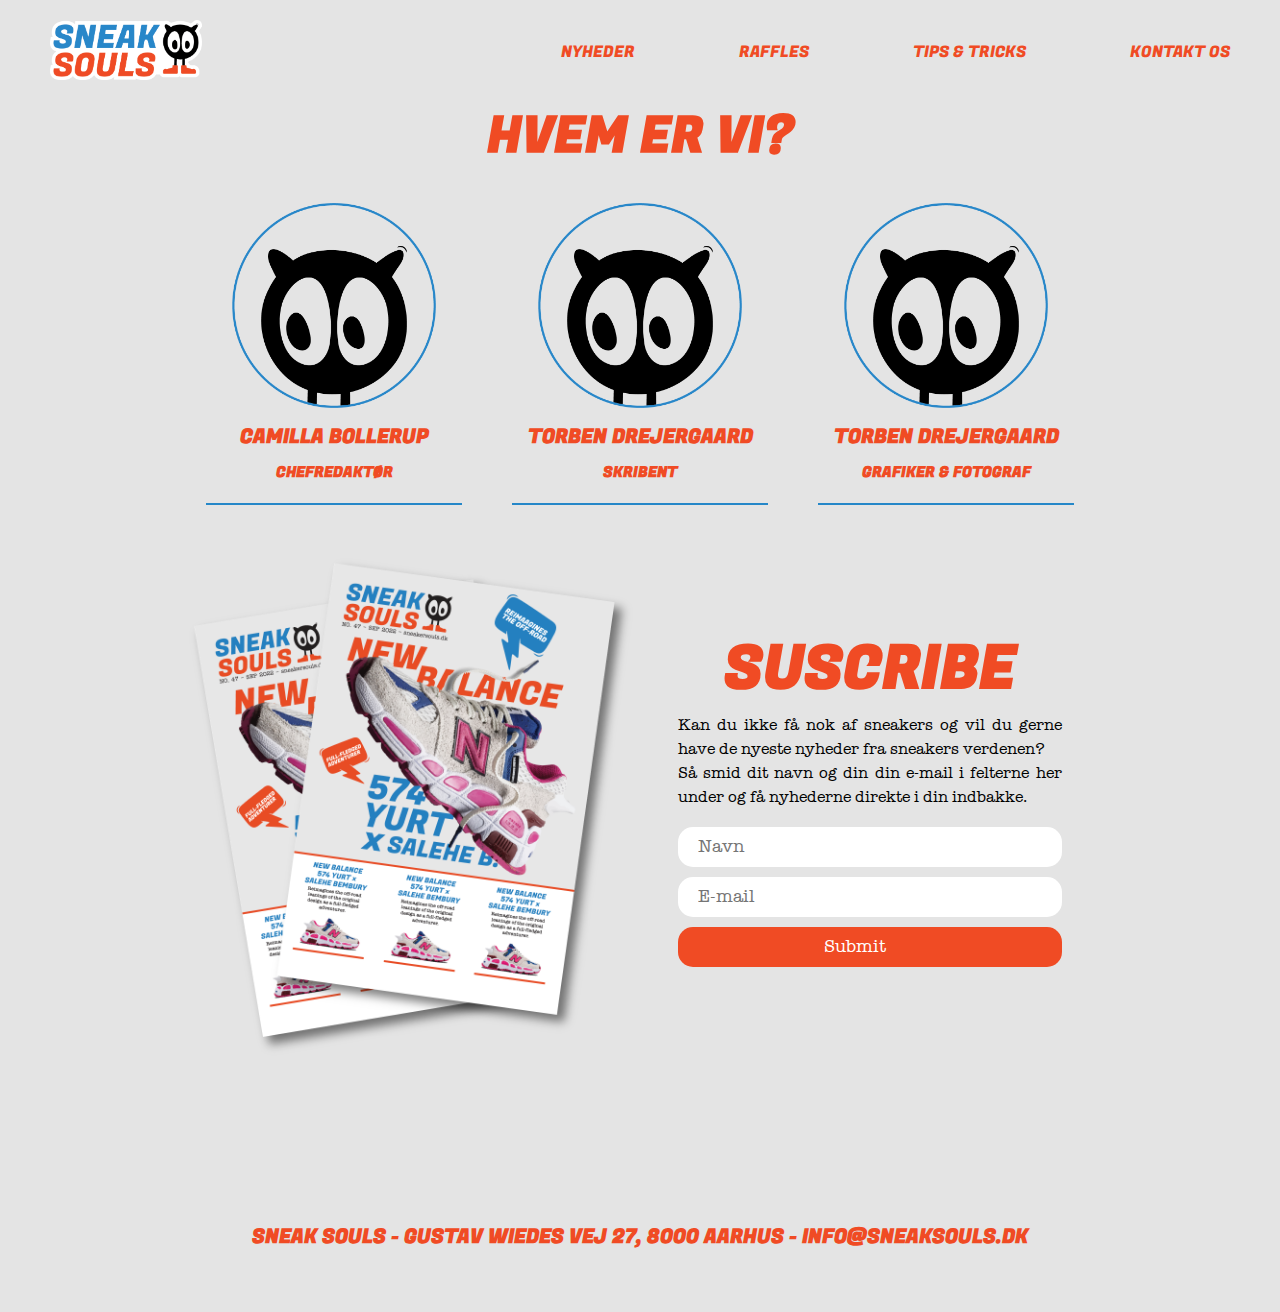
<file: onlinemagasinwebsite/hvemervi.html>
<!DOCTYPE html>
<html lang="en">

    <head>
        <meta charset="UTF-8">
        <meta http-equiv="X-UA-Compatible" content="IE=edge">
        <meta name="viewport" content="width=, initial-scale=1.0">
        <title>SNEAK SOULS</title>
        <meta name="keywords" content="sneakers, nike, dunk, off-white, magasin, raffle, ">
    <meta name="description" content="SNEAK SOULS DIT ONLINE SNEAKERS MAGASIN">
        <link rel="shortcut icon" href="img/favicon.ico" type="image/x-icon">
        <link rel="stylesheet" href="css/style.css">
        <style>
            @font-face {
                font-family: typewriter;
                src: url(Font/AmericanTypewriter.ttc);
            }
    
            @font-face {
                font-family: fugas;
                src: url(Font/FugazOne-Regular.ttf);
            }
        </style>
    </head>

<body>
    <main>
        <header>
            <a href="index.html"><img src="img/4x/logo@4x.png" alt="Logo"></a>
            <nav>
                <a href="nyheder.html">NYHEDER</a>
                <a href="raffles.html">RAFFLES</a>
                <a href="">TIPS & TRICKS</a>
                <a href="hvemervi.html">KONTAKT OS</a>
            </nav>

        </header>
        <!--Hero-Billede-->
        <section class="hero-pic">
            <section>
            </section>
        </section>
        <!--3 Artikler-->
        <section class="overskrift">
        <h1>HVEM ER VI?</h2>
        </section>
        <section class="threeblock">
            <article>
                <section class="product">
                    <figure>
                        <img src="img/4x/profil@4x.png" alt="sko">
                    </figure>
                    <h3>CAMILLA BOLLERUP</h3>
                    <h4>CHEFREDAKTØR</h4>

                </section>
            </article>
            <article>
                <section class="product">
                    <figure>
                        <img src="img/4x/profil@4x.png" alt="sko">
                    </figure>
                    <h3>TORBEN DREJERGAARD</h3>
                    <h4>SKRIBENT</h4>

                </section>
            </article>
            <article>
                <section class="product">
                    <figure>
                        <img src="img/4x/profil@4x.png" alt="sko">
                    </figure>
                    <h3>TORBEN DREJERGAARD</h3>
                    <h4>GRAFIKER & FOTOGRAF</h4>
                </section>
            </article>
        </section>
       <!--Subscribe-->
       <section>
    </section>
    <section class="twoblock">
        <article>
            <section class="subscribe">
                <img src="img/4x/magasins@4x.png" height="100%"  alt="">
        </section>
         </article>
         <article>
            <h2>SUSCRIBE</h2>
            <section>
            <article>
                <p>Kan du ikke få nok af sneakers og vil du gerne have de nyeste nyheder fra sneakers verdenen? <br> Så smid dit navn og din din e-mail i felterne her under og få nyhederne direkte i din indbakke.</p> <br>
                <form>
                    <input  type="name" id="name" name="name" placeholder="Navn">
                    <input type="email" id="email" name="email" placeholder="E-mail">
                    <input type="submit">
                  </form>
            </article>                            
        </section>
         </article>
    </section>
        
    <footer>
        <article>
            <h3 class="Footerinfo">SNEAK SOULS - GUSTAV WIEDES VEJ 27, 8000 AARHUS - INFO@SNEAKSOULS.DK </h3>
        </article>
        
        </section>
        </footer>

    </main>
</body>

</html>
</file>
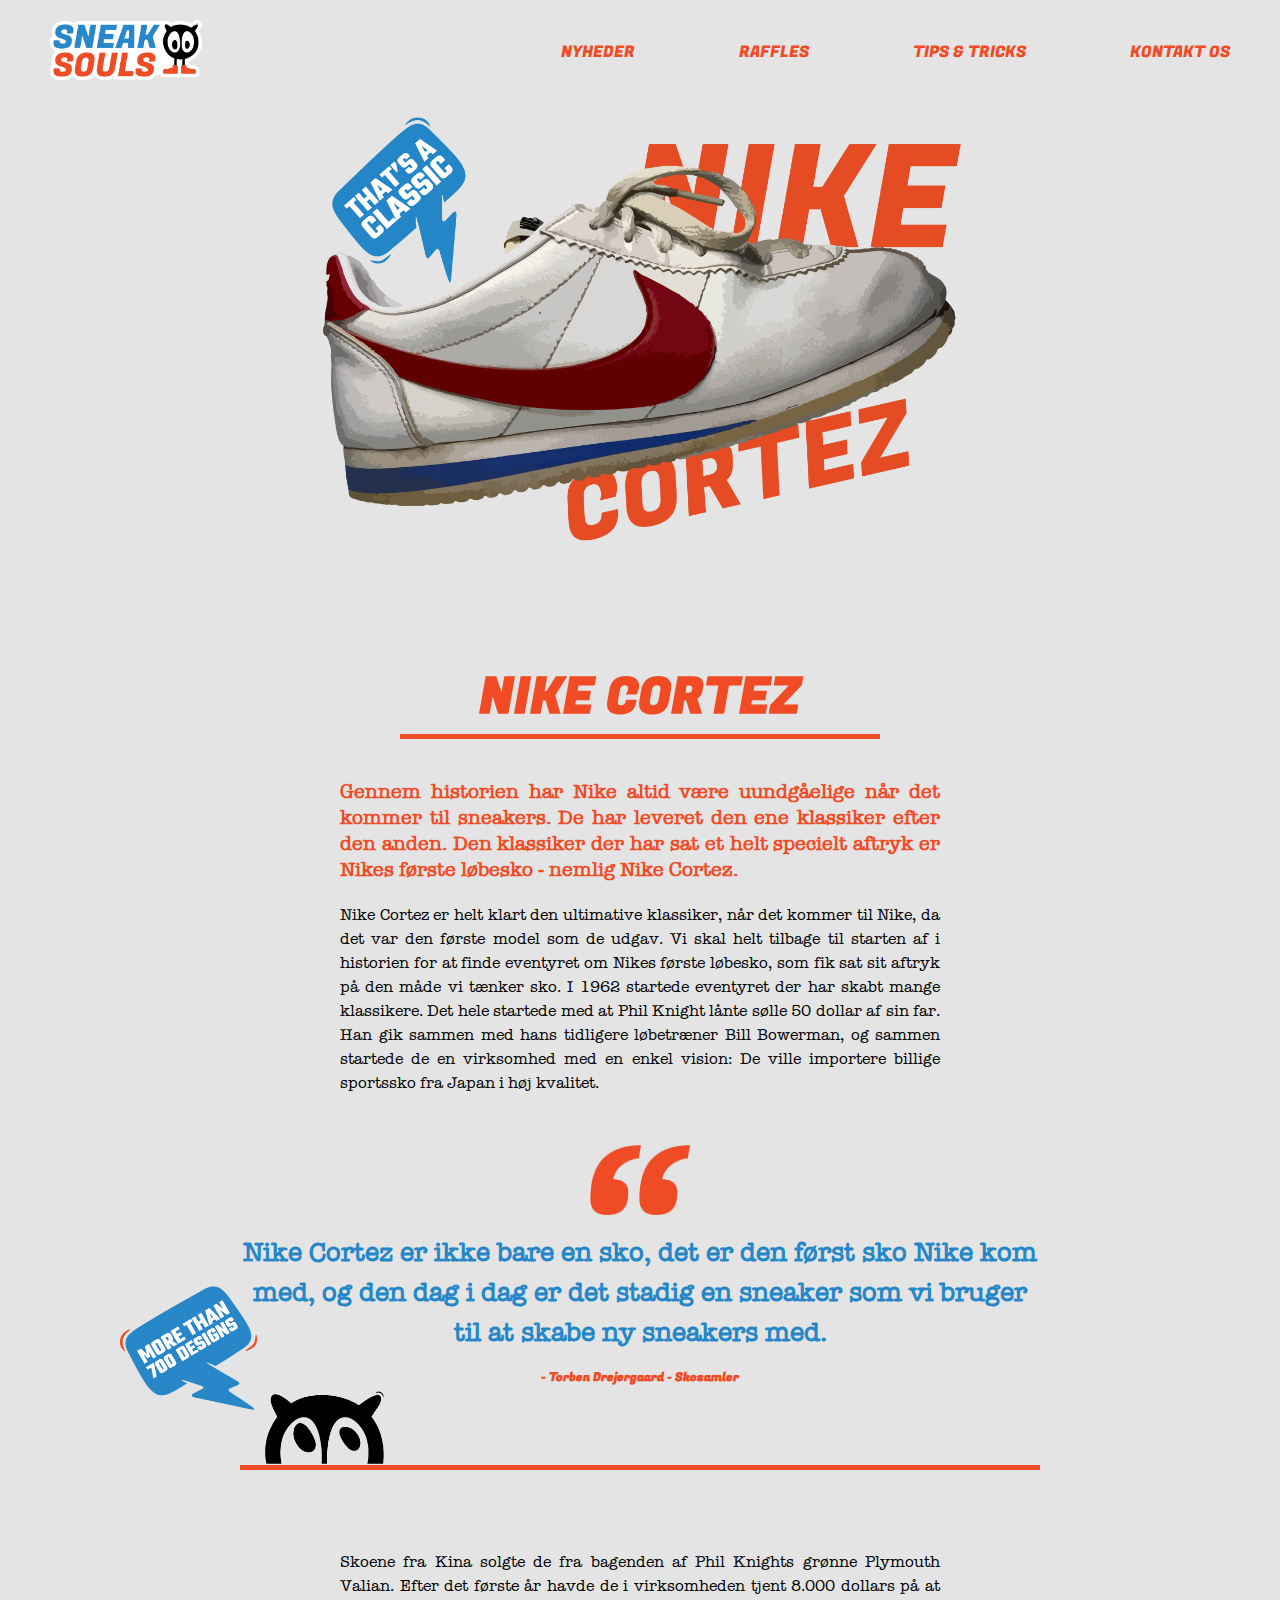
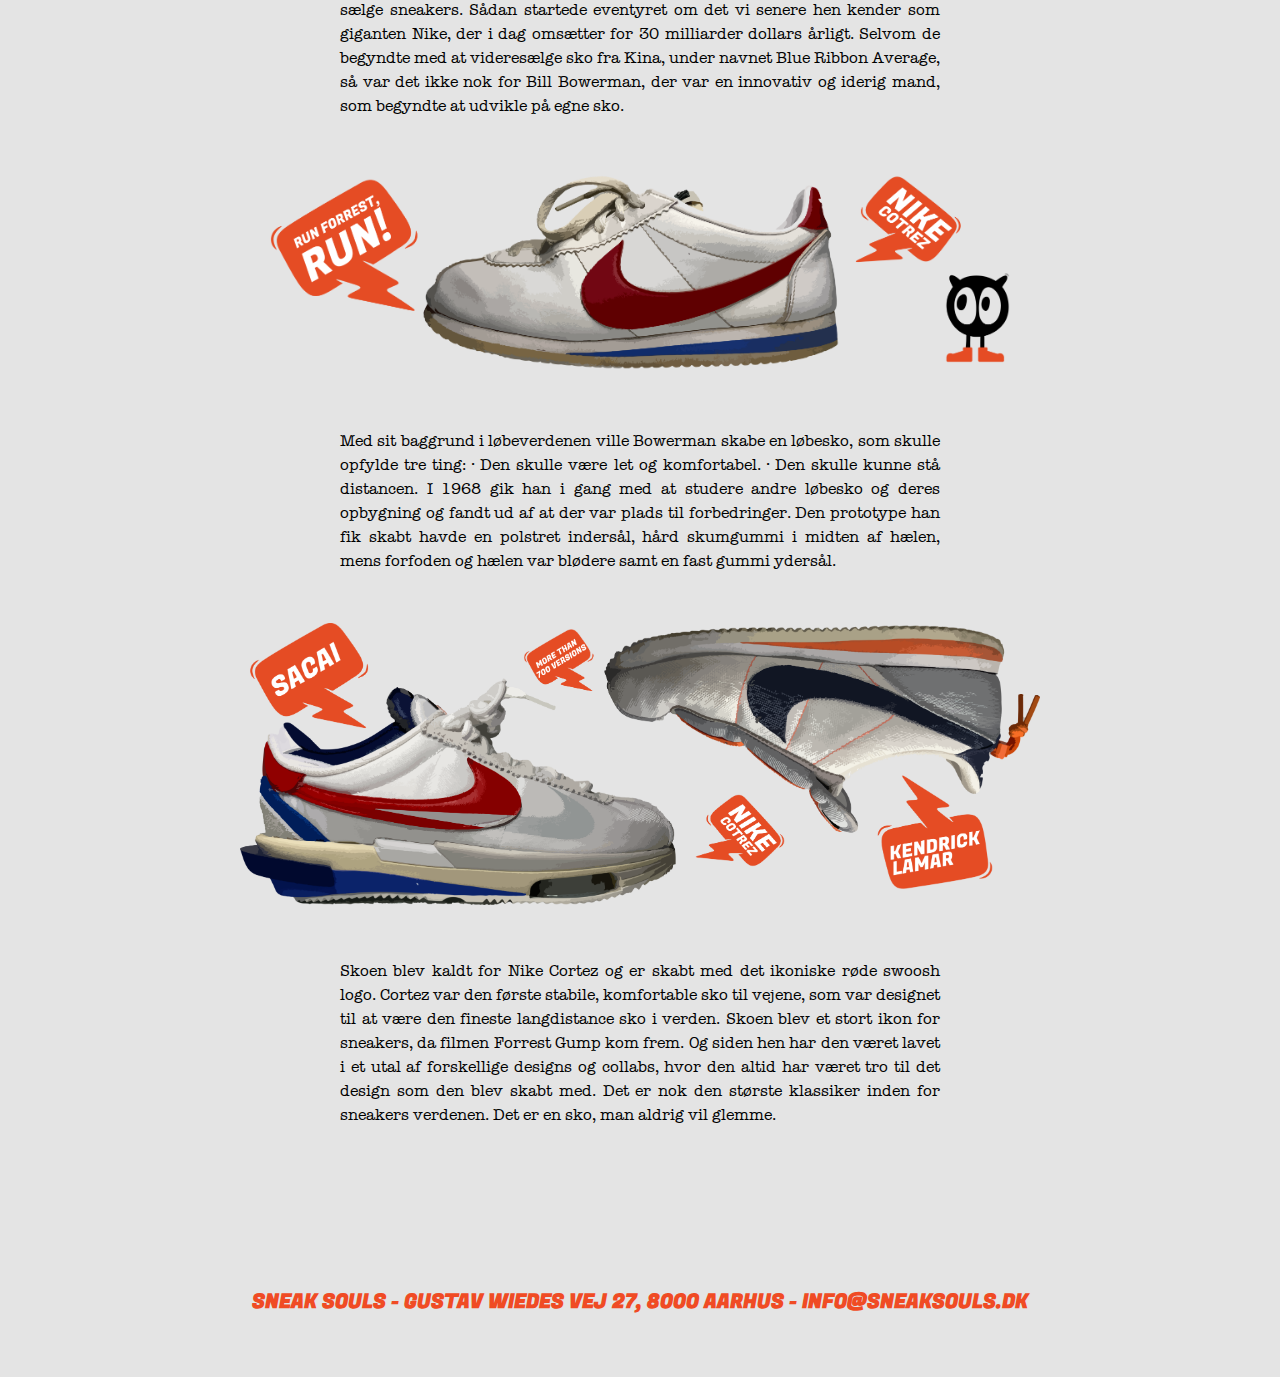
<file: onlinemagasinwebsite/nikecortez.html>
<!DOCTYPE html>
<html lang="en">

    <head>
        <meta charset="UTF-8">
        <meta http-equiv="X-UA-Compatible" content="IE=edge">
        <meta name="viewport" content="width=, initial-scale=1.0">
        <title>SNEAK SOULS</title>
        <meta name="keywords" content="sneakers, nike, dunk, off-white, magasin, raffle, ">
    <meta name="description" content="SNEAK SOULS DIT ONLINE SNEAKERS MAGASIN">
        <link rel="shortcut icon" href="img/favicon.ico" type="image/x-icon">
        <link rel="stylesheet" href="css/style.css">
        <style>
            @font-face {
                font-family: typewriter;
                src: url(Font/AmericanTypewriter.ttc);
            }
    
            @font-face {
                font-family: fugas;
                src: url(Font/FugazOne-Regular.ttf);
            }
        </style>
    </head>

<body>
    <header>
        <a href="index.html"><img src="img/4x/logo@4x.png" alt="Logo"></a>
        <nav>
            <a href="nyheder.html">NYHEDER</a>
            <a href="raffles.html">RAFFLES</a>
            <a href="">TIPS & TRICKS</a>
            <a href="hvemervi.html">KONTAKT OS</a>
        </nav>

    </header>
        <!--Hero-Billede-->
        <section class="hero-pic">
            <section>
                <img src="img/4x/Cortezfrontpic_1@4x.png" alt="herobillede">
            </section>
            

        </section>
        <article class="artikel">
            <h1>NIKE CORTEZ</h1>
            <hr>
            <h2 class="teasertext">Gennem historien har Nike altid være uundgåelige når det kommer til sneakers. De har leveret den ene klassiker efter den anden. Den klassiker der har sat et helt specielt aftryk er Nikes første løbesko - nemlig Nike Cortez. </h2>
        
            <p>
                Nike Cortez er helt klart den ultimative klassiker, når det kommer til Nike, da det var den første model som de udgav. Vi skal helt tilbage til starten af  i historien for at finde eventyret om Nikes første løbesko, som fik sat sit aftryk på den måde vi tænker sko. 

                I 1962 startede eventyret der har skabt mange klassikere. Det hele startede med at Phil Knight lånte sølle 50 dollar af sin far. Han gik sammen med hans tidligere løbetræner Bill Bowerman, og sammen startede de en virksomhed med en enkel vision: De ville importere billige sportssko fra Japan i høj kvalitet.</p>
                </article>
                <!--CITAT-->
                <section class="citat">
                    <img src="img/4x/citationstegn@4x.png" 
                    width="100px"  alt="">
                <h6>Nike Cortez er ikke bare en sko, det er den først sko Nike kom med, og den dag i dag er det stadig en sneaker som vi bruger til at skabe ny sneakers med.</h6>
                <p>  - Torben Drejergaard - Skosamler</p>
            </section>
            <section class="byline">
                
                <img src="img/4x/citatfigur@4x.png" alt="">
                <hr>
            </section>
            <article class="artikel">
                <p>
                Skoene fra Kina solgte de fra bagenden af Phil Knights grønne Plymouth Valian. Efter det første år havde de i virksomheden tjent 8.000 dollars på at sælge sneakers. Sådan startede eventyret om det vi senere hen kender som giganten Nike, der i dag omsætter for 30 milliarder dollars årligt. Selvom de begyndte med at videresælge sko fra Kina, under navnet Blue Ribbon Average, så var det ikke nok for Bill Bowerman, der var en innovativ og iderig mand, som begyndte at udvikle på egne sko.<br>
                </p>
                </article>

                <figure class="big-picture">
                <img src="img/4x/cortezpic4@4x.png" width="100%" alt="">
                </figure>


                <article class="artikel">
                    <p>
                Med sit baggrund i løbeverdenen ville Bowerman skabe en løbesko, som skulle opfylde tre ting: 
                · Den skulle være let og komfortabel.
                · Den skulle kunne stå distancen.
                I 1968 gik han i gang med at studere andre løbesko og deres opbygning og fandt ud af at der var plads til forbedringer. Den prototype han fik skabt havde en polstret indersål, hård skumgummi i midten af hælen, mens forfoden og hælen var blødere samt en fast gummi ydersål.</p>
                </article>

                <figure class="big-picture">
                    <img src="img/4x/cortezpic7@4x.png" width="100%" alt="">
                    </figure>

                    <article class="artikel">
                        <p>
                Skoen blev kaldt for Nike Cortez og er skabt med det ikoniske røde swoosh logo. Cortez var den første stabile, komfortable sko til vejene, som var designet til at være den fineste langdistance sko i verden. Skoen blev et stort ikon for sneakers, da filmen Forrest Gump kom frem. Og siden hen har den været lavet i et utal af forskellige designs og collabs, hvor den altid har været tro til det design som den blev skabt med. Det er nok den største klassiker inden for sneakers verdenen. 

                Det er en sko, man aldrig vil glemme. 
                </p>
        </article>
        

        <footer>
            <article>
                <h3 class="Footerinfo">SNEAK SOULS - GUSTAV WIEDES VEJ 27, 8000 AARHUS - INFO@SNEAKSOULS.DK </h3>
            </article>
            
            </section>
            </footer>

    </main>
</body>

</html>
</file>
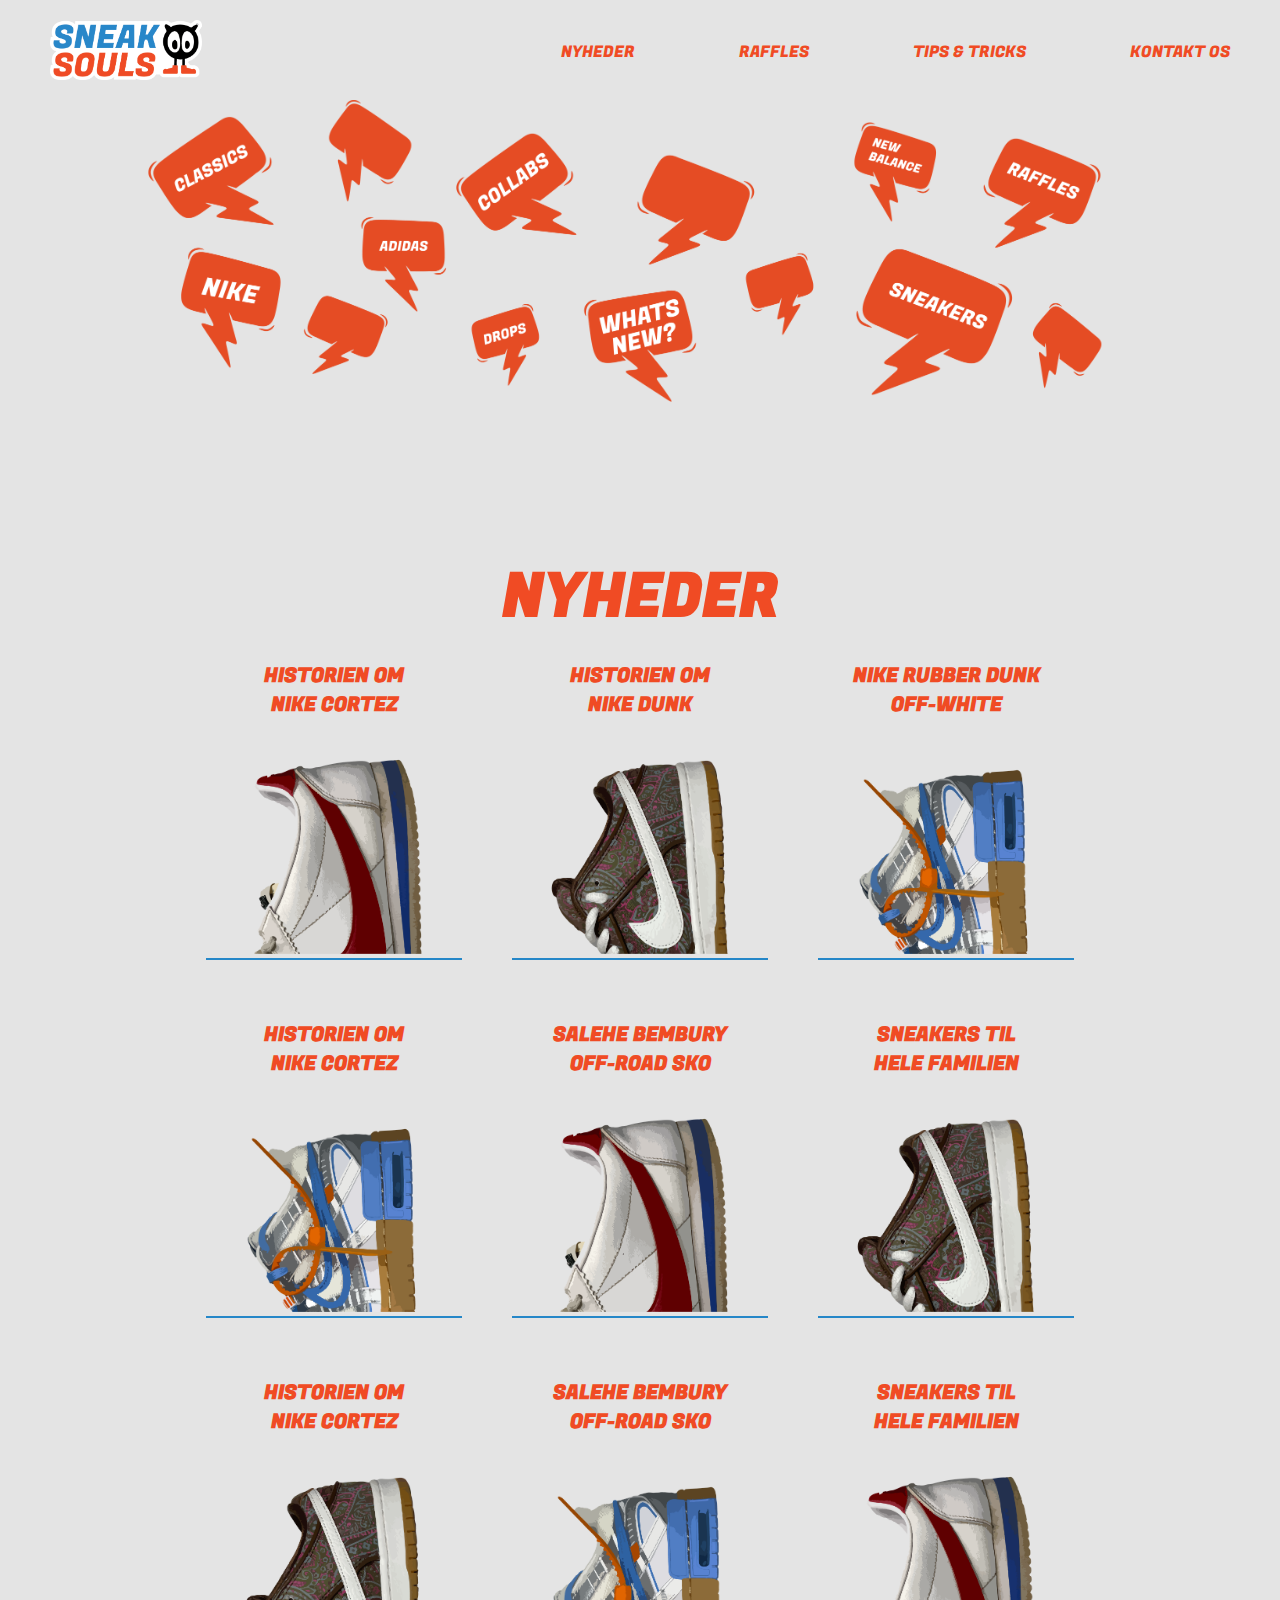
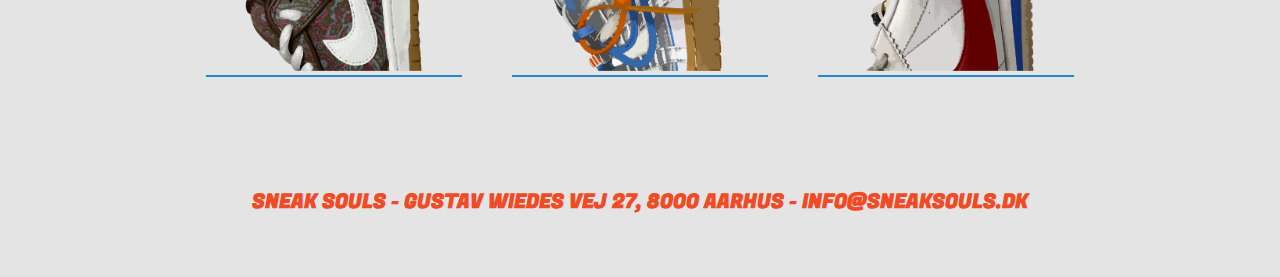
<file: onlinemagasinwebsite/nyheder.html>
<!DOCTYPE html>
<html lang="en">

    <head>
        <meta charset="UTF-8">
        <meta http-equiv="X-UA-Compatible" content="IE=edge">
        <meta name="viewport" content="width=, initial-scale=1.0">
        <title>SNEAK SOULS</title>
        <meta name="keywords" content="sneakers, nike, dunk, off-white, magasin, raffle, ">
    <meta name="description" content="SNEAK SOULS DIT ONLINE SNEAKERS MAGASIN">
        <link rel="shortcut icon" href="img/favicon.ico" type="image/x-icon">
        <link rel="stylesheet" href="css/style.css">
        <style>
            @font-face {
                font-family: typewriter;
                src: url(Font/AmericanTypewriter.ttc);
            }
    
            @font-face {
                font-family: fugas;
                src: url(Font/FugazOne-Regular.ttf);
            }
        </style>
    </head>

<body>
    <main>
        <header>
            <a href="index.html"><img src="img/4x/logo@4x.png" alt="Logo"></a>
            <nav>
                <a href="nyheder.html">NYHEDER</a>
                <a href="raffles.html">RAFFLES</a>
                <a href="">TIPS & TRICKS</a>
                <a href="hvemervi.html">KONTAKT OS</a>
            </nav>

        </header>
        <!--Hero-Billede-->
        <section class="hero-pic">
            <section>
                <img src="img/4x/nyheder_1@4x.png" alt="herobillede">
            </section>

        </section>
        <!--3 Artikler-->
        <section>
            <h2>NYHEDER</h2>
        </section>
        <section class="threeblock">
            <a href="nikecortez.html">   
            <section class="product">
                   
                    <h3>HISTORIEN OM<br>NIKE CORTEZ</h3>
                    <figure>
                        <img src="img/4x/ciortezcutright@4x.png" alt="sko">
                    </figure>

                </section>
            </a>
            <a href="nikedunk.html">   
                <section class="product">
                    <h3>HISTORIEN OM<br>NIKE DUNK</h3>
                    <figure>
                        <img src="img/4x/dunkcut@4x.png" alt="sko">
                    </figure>
                </section>
            </a>
            <a href="nikeoffwhite.html">   
                <section class="product">
                   
                    <h3>NIKE RUBBER DUNK<br>OFF-WHITE</h3>
                    <figure>
                        <img src="img/4x/rubberdunkcut@4x.png" alt="sko">
                    </figure>
                </section>
            </a>
                    <section class="product">
                       
                        <h3>HISTORIEN OM<br>NIKE CORTEZ</h3>
                        <figure>
                            <img src="img/4x/rubberdunkcut@4x.png" alt="sko">
                        </figure>
    
                    </section>
                    <section class="product">
                        <h3>SALEHE BEMBURY<br>OFF-ROAD SKO</h3>
                        <figure>
                            <img src="img/4x/ciortezcutright@4x.png" alt="sko">
                        </figure>
                    </section>
                    <section class="product">
                       
                        <h3>SNEAKERS TIL<br>HELE FAMILIEN</h3>
                        <figure>
                            <img src="img/4x/dunkcut@4x.png" alt="sko">
                        </figure>
                    </section>
                    <section class="product">
                       
                        <h3>HISTORIEN OM<br>NIKE CORTEZ</h3>
                        <figure>
                            <img src="img/4x/dunkcut@4x.png" alt="sko">
                        </figure>
    
                    </section>
                    <section class="product">
                        <h3>SALEHE BEMBURY<br>OFF-ROAD SKO</h3>
                        <figure>
                            <img src="img/4x/rubberdunkcut@4x.png" alt="sko">
                        </figure>
                    </section>
                    <section class="product">
                       
                        <h3>SNEAKERS TIL<br>HELE FAMILIEN</h3>
                        <figure>
                            <img src="img/4x/ciortezcutright@4x.png" alt="sko">
                        </figure>
                    </section>
        </section>
        
                        
        <footer>
<article>
    <h3 class="Footerinfo">SNEAK SOULS - GUSTAV WIEDES VEJ 27, 8000 AARHUS - INFO@SNEAKSOULS.DK </h3>
</article>

</section>
</footer>

    </main>
</body>

</html>
</file>
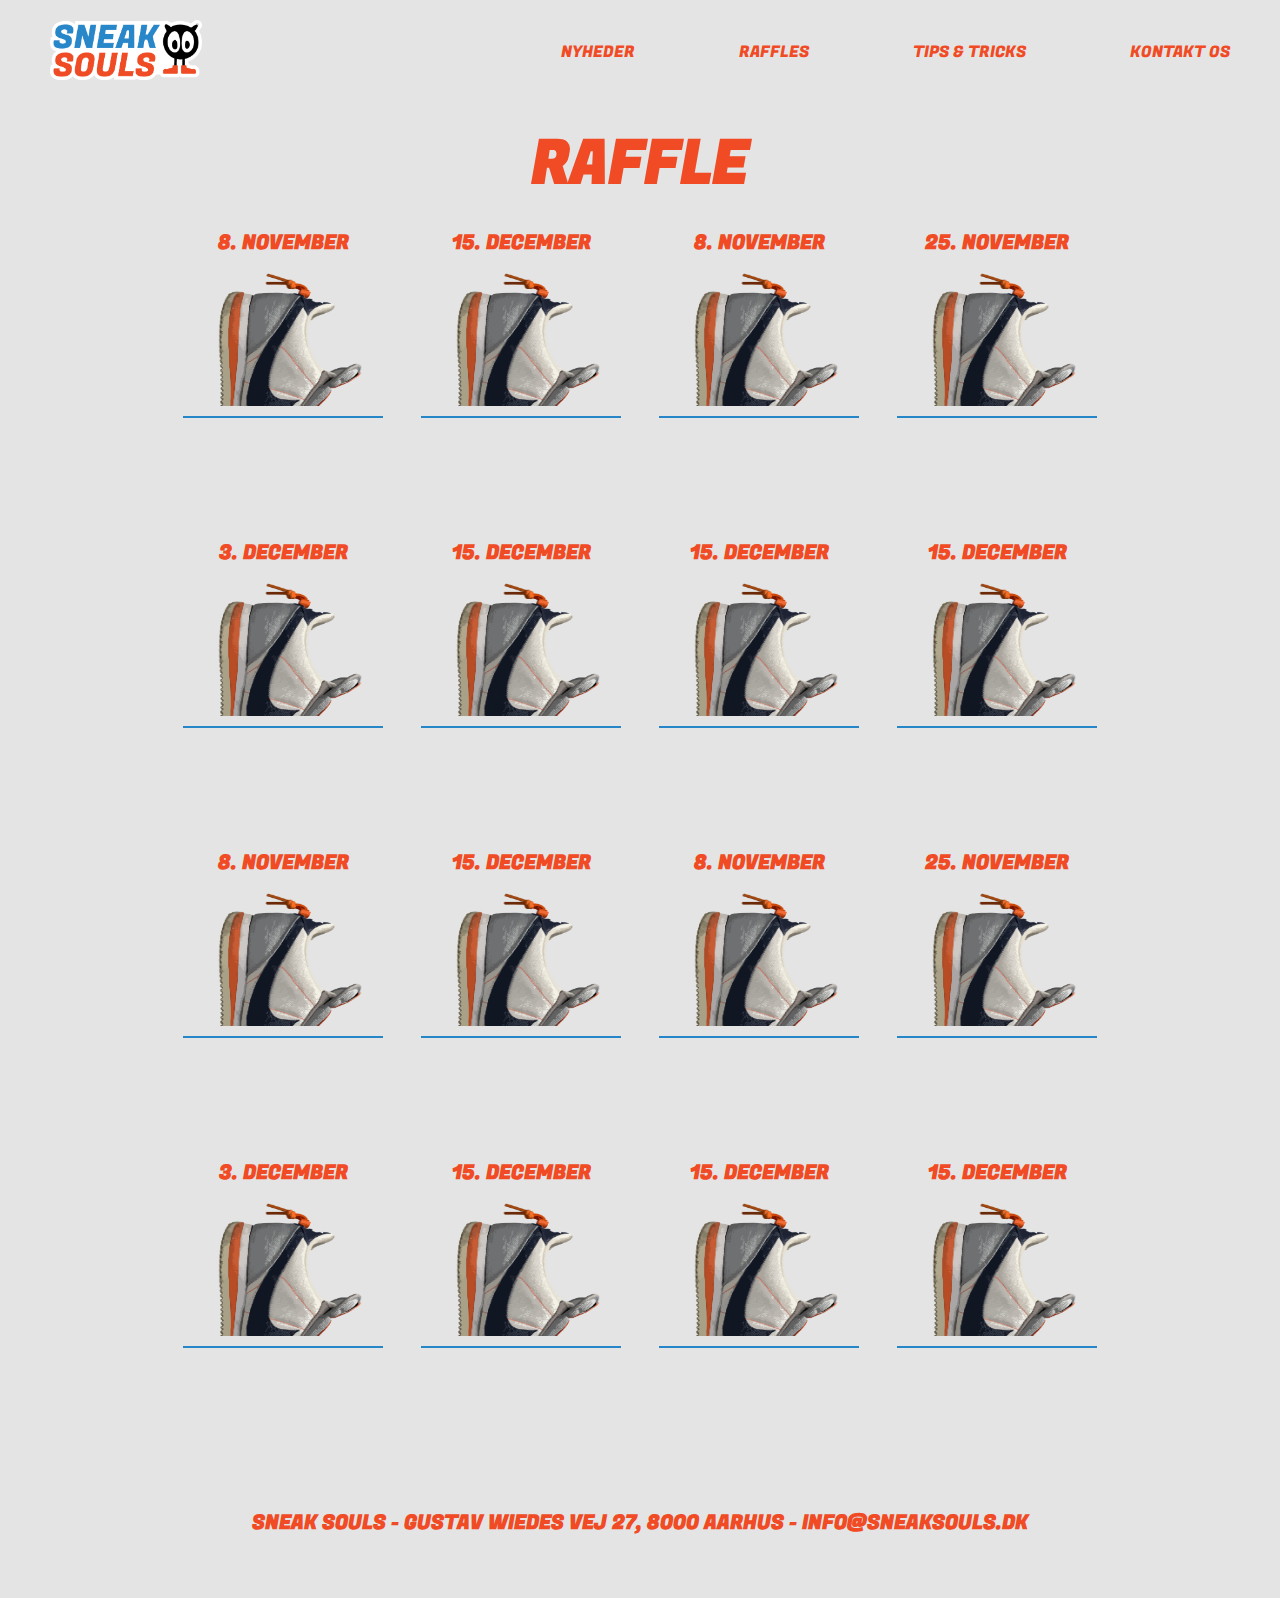
<file: onlinemagasinwebsite/raffles.html>
<!DOCTYPE html>
<html lang="en">

    <head>
        <meta charset="UTF-8">
        <meta http-equiv="X-UA-Compatible" content="IE=edge">
        <meta name="viewport" content="width=, initial-scale=1.0">
        <title>SNEAK SOULS</title>
        <meta name="keywords" content="sneakers, nike, dunk, off-white, magasin, raffle, ">
    <meta name="description" content="SNEAK SOULS DIT ONLINE SNEAKERS MAGASIN">
        <link rel="shortcut icon" href="img/favicon.ico" type="image/x-icon">
        <link rel="stylesheet" href="css/style.css">
        <style>
            @font-face {
                font-family: typewriter;
                src: url(Font/AmericanTypewriter.ttc);
            }
    
            @font-face {
                font-family: fugas;
                src: url(Font/FugazOne-Regular.ttf);
            }
        </style>
    </head>

<body>
    <main>
        <header>
            <a href="index.html"><img src="img/4x/logo@4x.png" alt="Logo"></a>
            <nav>
                <a href="nyheder.html">NYHEDER</a>
                <a href="raffles.html">RAFFLES</a>
                <a href="">TIPS & TRICKS</a>
                <a href="hvemervi.html">KONTAKT OS</a>
            </nav>

        </header>
        <section class="hero-pic">
            <section>
            </section>

        </section>

        <!--Raffle-->
        <section>
            <h2>RAFFLE</h2>
        </section>
        <section class="fourblock">
            <article>
                <section class="raffle">
                    <h3>8. NOVEMBER</h3> 
                    <img src="img/4x/kendrickcut@4x.png" height="70%" alt="">                </section>
            </article>
            <article>
                <section class="raffle">
                    <h3>15. DECEMBER</h3> 
                    <img src="img/4x/kendrickcut@4x.png" height="70%" alt="">                </section>
            </article>
            <article>
                <section class="raffle">
                    <h3>8. NOVEMBER</h3> 
                    <img src="img/4x/kendrickcut@4x.png" height="70%" alt="">                </section>
            </article>
            <article>
                <section class="raffle">
                    <h3>25. NOVEMBER</h3> 
                    <img src="img/4x/kendrickcut@4x.png" height="70%" alt="">                </section>
            </article>
            <article>
                <section class="raffle">
                    <h3>3. DECEMBER</h3> 
                    <img src="img/4x/kendrickcut@4x.png" height="70%" alt="">
                </section>
            </article>
            <article>
                <section class="raffle">
                    <h3>15. DECEMBER</h3> 
                    <img src="img/4x/kendrickcut@4x.png" height="70%" alt="">                </section>
            </article>
            <article>
                <section class="raffle">
                    <h3>15. DECEMBER</h3> 
                    <img src="img/4x/kendrickcut@4x.png" height="70%" alt="">                </section>
            </article>
            <article>
                <section class="raffle">
                    <h3>15. DECEMBER</h3> 
                    <img src="img/4x/kendrickcut@4x.png" height="70%" alt="">                </section>
            </article>
            <article>
                <section class="raffle">
                    <h3>8. NOVEMBER</h3> 
                    <img src="img/4x/kendrickcut@4x.png" height="70%" alt="">                </section>
            </article>
          
            <article>
                <section class="raffle">
                    <h3>15. DECEMBER</h3> 
                    <img src="img/4x/kendrickcut@4x.png" height="70%" alt="">                </section>
            </article>
            <article>
                <section class="raffle">
                    <h3>8. NOVEMBER</h3> 
                    <img src="img/4x/kendrickcut@4x.png" height="70%" alt="">                </section>
            </article>
            <article>
                <section class="raffle">
                    <h3>25. NOVEMBER</h3> 
                    <img src="img/4x/kendrickcut@4x.png" height="70%" alt="">                </section>
            </article>
            <article>
                <section class="raffle">
                    <h3>3. DECEMBER</h3> 
                    <img src="img/4x/kendrickcut@4x.png" height="70%" alt="">
                </section>
            </article>
            <article>
                <section class="raffle">
                    <h3>15. DECEMBER</h3> 
                    <img src="img/4x/kendrickcut@4x.png" height="70%" alt="">                </section>
            </article>
            <article>
                <section class="raffle">
                    <h3>15. DECEMBER</h3> 
                    <img src="img/4x/kendrickcut@4x.png" height="70%" alt="">                </section>
            </article>
            <article>
                <section class="raffle">
                    <h3>15. DECEMBER</h3> 
                    <img src="img/4x/kendrickcut@4x.png" height="70%" alt="">                </section>
            </article>
        </section>
            
        <footer>
<article>
    <h3 class="Footerinfo">SNEAK SOULS - GUSTAV WIEDES VEJ 27, 8000 AARHUS - INFO@SNEAKSOULS.DK </h3>
</article>

</section>
</footer>

    </main>
</body>

</html>
</file>
<file: onlinemagasinwebsite/css/style.css>
*{
    margin: 0;
    padding: 0;
    text-decoration: none;
    box-sizing: border-box;
    font-family: typewriter;
}

body{
    background-color: #E4E4E4;
}

main{
    width: 100%;
}
/*Header*/

header{
    background-color: #E4E4E4;
    height: 100px;
    width: 100%;
    position: fixed;

}

header nav{
    padding-top: 40px;
    float: right;
}

header a{
    padding: 50px;
    color: #F04B24;
    font-family: fugas;
}

header a img{
    height: 80px;
    padding-top: 20px;
}

/*hero-picture*/

.hero-pic{
    background-color: #E4E4E4;
    width: 100%;


}

.hero-pic section{
    width: 80%;
    margin-left: auto;
    margin-right: auto;
    padding-top: 50px;
}

.hero-pic section img{
    width: 100%;
    justify-content: center;
    padding-top: 50px;
    padding-bottom: 40px;
    margin-right: auto;
    margin-left: auto;

}

.button{
    width: 200px;
    height: 70px;
    border-radius: 25px;
    margin-left: auto;
    margin-right: auto;
    margin-bottom: 50px;
    border-style: solid;
    border-color: #2587C8;

}

.button h5{
    text-align: center;
    padding-top: 20px;
    font-family: fugas;
    font-size: larger;
    color: #F04B24;
}

/*grid with 3 blocks*/

.threeblock{
    background-color: #E4E4E4;
    display: grid;
    grid-template-columns: 20% 20% 20%;
    justify-items: center;
    justify-content: center;
    grid-gap: 50px;
    height: 100%;
    padding-top: 10px;
}

.product{
    background-color: #E4E4E4;
    height: 350px;
    border-width: 0px 0px 2px 0px;
    border-style: solid;
    border-color: #2587C8;
    height: 100%;

}



.hidden{
    visibility: hidden;
}

h2{
    font-family: fugas;
    padding-top: 70px;
    color: #F04B24;
    font-size: 60px;
    text-align: center;
    background-color: #E4E4E4;
}

.threeblock p{
    text-align: center;
    width: 70%;
    margin-left: auto;
    margin-right: auto;

}

h3{
    font-family: fugas;
    font-size: 20px;
    text-align: center;
    padding-top: 10px;
    padding-bottom: 10px;
    color: #F04B24;

}

.teasertext{
    font-family: typewriter;
    padding-top: 10px;
    padding-bottom: 20px;
    color: #F04B24;
    font-size: 20px;
    text-align: justify;
    line-height: 1.3;
    background-color: #E4E4E4;
}

.threeblock figure {
    width: 80%;
    padding-top: 20px;
    margin-left: auto;
    margin-right: auto;
}

.threeblock img{
    width: 100%;

}

.twoblock{
    background-color: #E4E4E4;
    display: grid;
    grid-template-columns: 30% 30%;
    justify-items: center;
    justify-content: center;
    grid-gap: 75px;
    padding-top: 50px;
    height: 100%;
}

article{
    height: 100%;
}

.subscribe{
    background-color: #E4E4E4;
    width: 450px;
    padding-bottom: 50px;
    margin-left: auto;
    margin-right: auto;
    justify-items: center;
    justify-content: center;
}
.subscribe img{
    width: 100%;
    text-align: right;
justify-content: right;
}

.fourblock{
    background-color: #E4E4E4;
    display: grid;
    grid-template-columns: 10% 10% 10% 10%;
    justify-items: center;
    justify-content: center;
    grid-gap: 110px;
    height: 100%;
    padding-top: 10px;
    padding-bottom: 50px;
}

.raffle{
    background-color: #E4E4E4;
    width: 200px;
    height: 200px;
    border-style: solid;
    border-width: 0px 0px 2px 0px;
    border-color: #2587C8;
    margin-left: auto;
    margin-right: auto;
}

.raffle img{
    width: 100%;
}

footer{
    width: 100%;
    height: 100px;
    background-color: #E4E4E4;
    margin-top: 100px;
    margin-left: auto;
    margin-right: auto;
    text-align: center;
}

.footerinfo{
    font-family: typewriter;
    text-align: center;
    color: #F04B24;
    font-size: 15px;
    margin-top: 20px;
}

.overskrift{
    font-family: fugas;
    text-align: center;
    color: #F04B24;
    font-size: 50px;
    padding-top: 50px;
    background-color: #E4E4E4;
}

h4{
    font-family: fugas;
    text-align: center;
    color: #F04B24;
    font-size: 15px; 
    padding-bottom: 20px;
}

h5{
    font-family: typewriter;
    text-align: center;
    color: #F04B24;
    font-size: 15px; 
    padding-bottom: 20px;
    padding-top: 55px;
}

/*Form*/

form{
    width: 100%;
}

input{
    width: 100%;
    height: 40px;
    color: white;
    background-color: #F04B24;
    border-radius: 15px;
    border-style: none;
    MARGIN-bottom: 10px;
    font-size: large;
    padding-right: 30px;
    text-decoration: white;
}


#email{
    background-color: white;
    padding-left: 20px;
    color: white;
}

#name{
    background-color: white;
    padding-left: 20px;
    color: white;
}

/*artikel*/

h1{
    font-family: fugas;
    text-align: center;
    color: #F04B24;
    font-size: 50px;
}

.artikel h2{
    font-family: typewriter;
    text-align: justify;
    font-size: 20px;

}

.artikel{
    width: 600px;
    height: 100%;
    margin-left: auto;
    margin-right: auto;
    padding-top: 50px;
    padding-bottom: 50px;
}

p{
    line-height: 1.5;
    text-align: justify;
}

.citat{
    width: 800px;
    margin-left: auto;
    margin-right: auto;
    font-size: 40px;
    color: #2587C8;
    font-family: fugas;
    font-weight: bolder;
    text-align: center;
    line-height: 1.5;
}

.citat p{
    width: 400px;
    margin-left: auto;
    margin-right: auto;
    padding-top: 15px;
    font-size: 12px;
    color: #F04B24;
    font-family: fugas;
    text-align: center;
    line-height: 1.5;
}

.citat img{
    width: 100px;
}

.byline{
    width: 1000px;
    margin-left: auto;
    margin-right: auto;
}

.byline p{
    width: 200px;
    margin-left: auto;
    margin-right: auto;
    padding-top: 15px;
    font-size: 12px;
    color: #F04B24;
    font-family: fugas;
    text-align: center;
}

.byline img{
    width: 30%;
margin-top: -100px;
margin-left: -20px;
margin-bottom: -3px;
}

hr{
    height: 5px;
    background-color: #F04B24;
    border-style: none;
    margin-bottom: 30px;
    width: 80%;
margin-left: auto;
margin-right: auto;
}

.big-picture{
    width: 800px;
    margin-left: auto;
    margin-right: auto;
}
</file>
